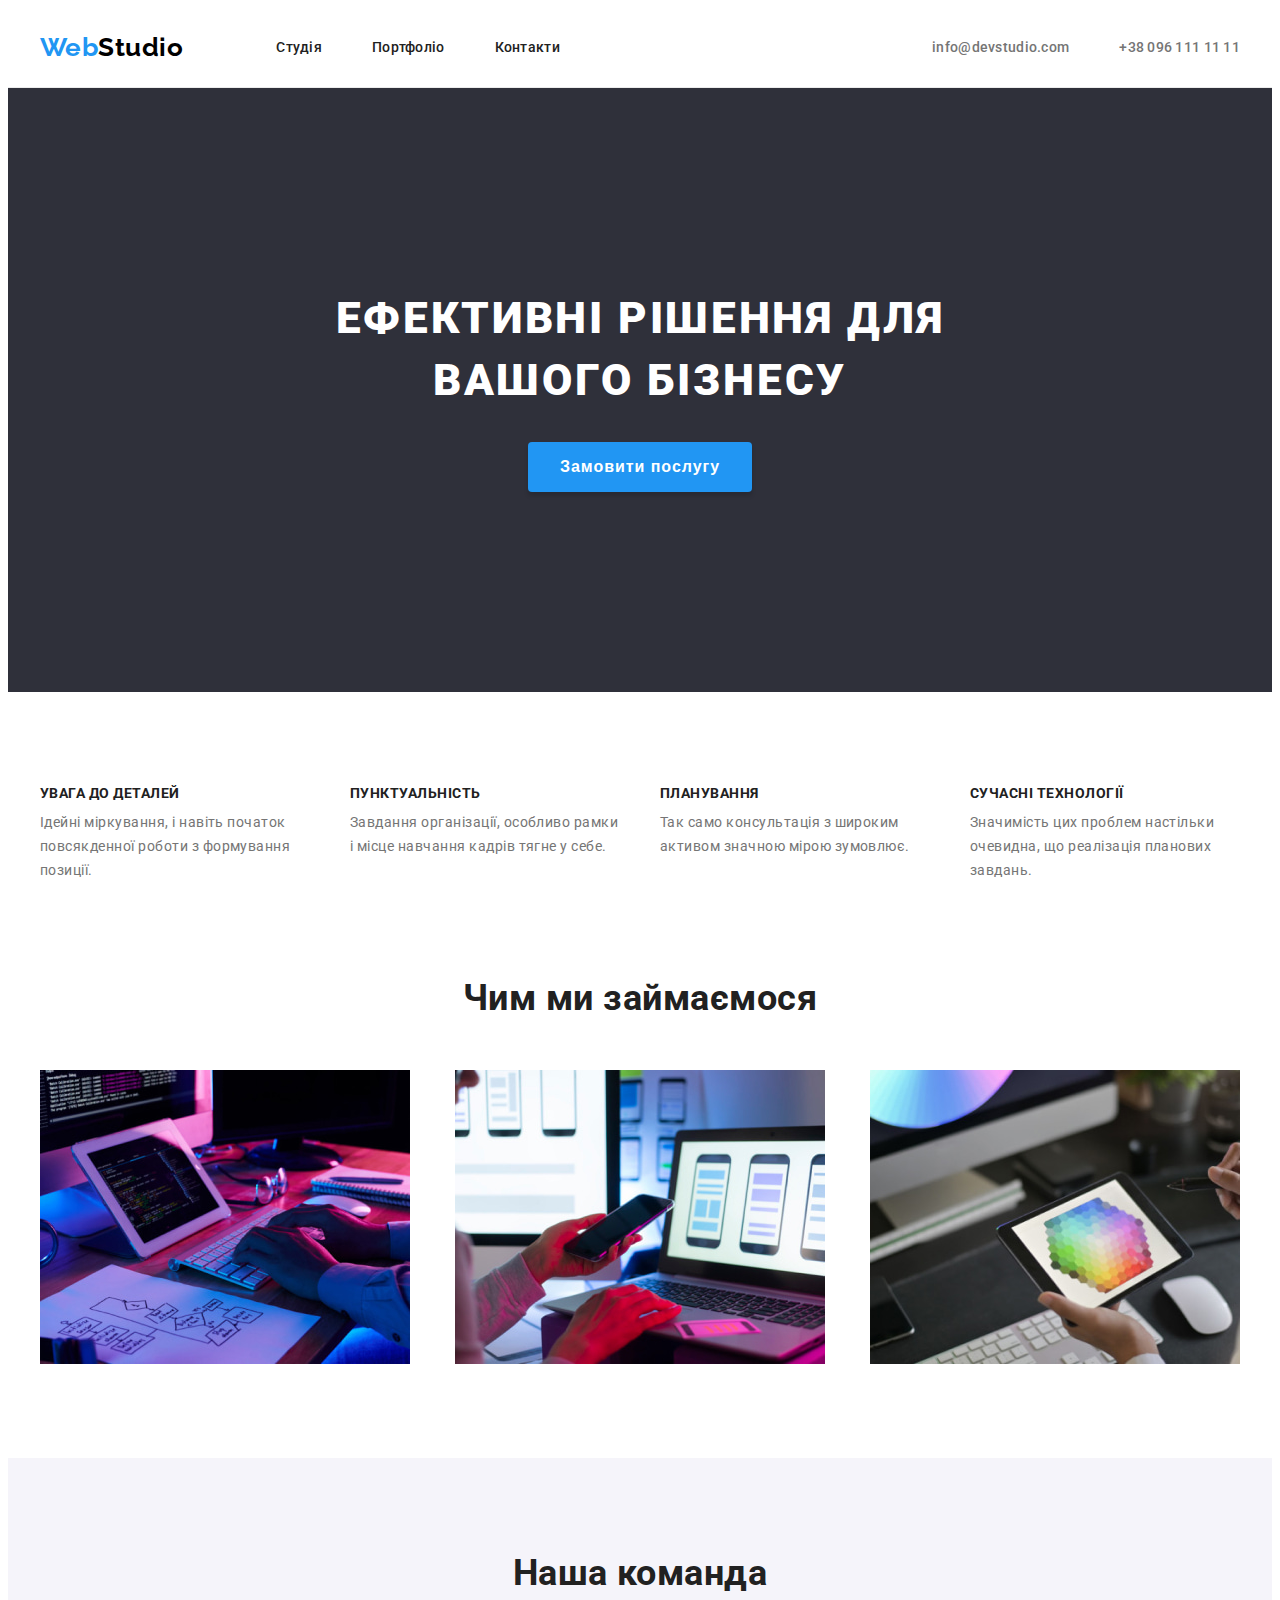
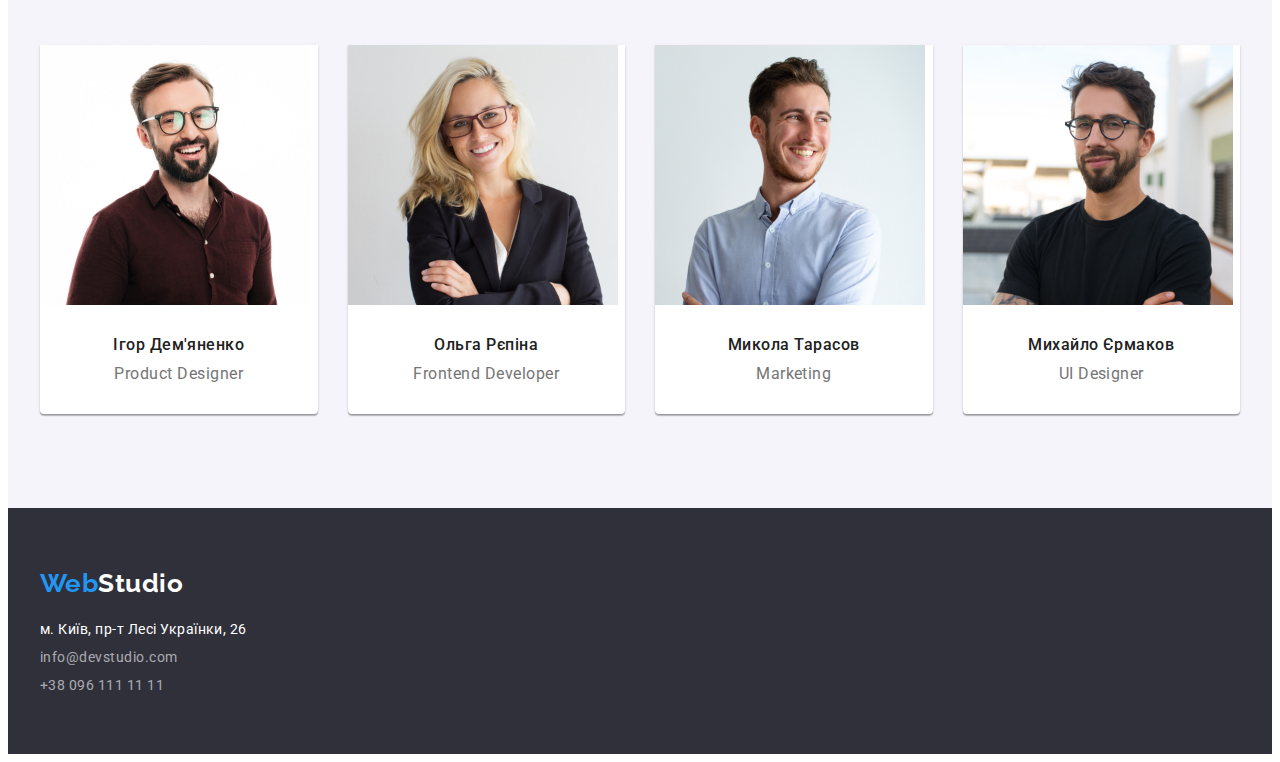
<file: index.html>
<!DOCTYPE html>
<html lang="uk">
  <head>
    <meta charset="UTF-8" />
    <meta http-equiv="X-UA-Compatible" content="IE=edge" />
    <meta name="viewport" content="width=device-width, initial-scale=1.0" />
    <title>Студія</title>

    <!-- Fonts -->
    <link rel="preconnect" href="https://fonts.googleapis.com" />
    <link rel="preconnect" href="https://fonts.gstatic.com" crossorigin />
    <link
      href="https://fonts.googleapis.com/css2?family=Raleway:wght@700&family=Roboto:wght@400;500;700;900&display=swap"
      rel="stylesheet"
    />

    <!-- Normalize -->
    <link
      rel="stylesheet"
      href="https://cdnjs.cloudflare.com/ajax/libs/modern-normalize/1.1.0/modern-normalize.min.css"
      integrity="sha512-wpPYUAdjBVSE4KJnH1VR1HeZfpl1ub8YT/NKx4PuQ5NmX2tKuGu6U/JRp5y+Y8XG2tV+wKQpNHVUX03MfMFn9Q=="
      crossorigin="anonymous"
      referrerpolicy="no-referrer"
    />

    <!-- Styles -->
    <link rel="stylesheet" href="./css/styles.css" />
  </head>

  <body>
    <header class="header">
      <div class="container">
        <nav class="menu">
          <a class="brand-logo link" href="index.html"
            ><span class="logo-accent-color">Web</span>Studio</a
          >

          <ul class="menu-list list">
            <li class="menu-item">
              <a class="menu-link link" href="index.html">Студія</a>
            </li>

            <li class="menu-item">
              <a class="menu-link link" href="portfolio.html">Портфоліо</a>
            </li>

            <li class="menu-item">
              <a class="menu-link link" href="/">Контакти</a>
            </li>
          </ul>
        </nav>

        <ul class="header-contacts list">
          <li class="header-contacts-item">
            <a
              class="header-contacts-link link"
              href="mailto:info@devstudio.com"
              >info@devstudio.com</a
            >
          </li>

          <li class="header-contacts-item">
            <a class="header-contacts-link link" href="tel:+380961111111"
              >+38 096 111 11 11</a
            >
          </li>
        </ul>
      </div>
    </header>

    <main class="main">
      <!-- HERO SECTION -->
      <section class="hero">
        <div class="container">
          <h1 class="hero-title">Ефективні рішення для вашого бізнесу</h1>
          <button class="hero-button button" type="button">
            Замовити послугу
          </button>
        </div>
      </section>

      <!-- "НАШІ ПЕРЕВАГИ" SECTION -->
      <section class="features section">
        <div class="container">
          <h2 class="features-title visually-hidden">Наші переваги</h2>
          <ul class="features-list list">
            <li class="features-item">
              <h3 class="features-item-title">УВАГА ДО ДЕТАЛЕЙ</h3>
              <p class="features-item-text">
                Ідейні міркування, і навіть початок повсякденної роботи з
                формування позиції.
              </p>
            </li>

            <li class="features-item">
              <h3 class="features-item-title">ПУНКТУАЛЬНІСТЬ</h3>
              <p class="features-item-text">
                Завдання організації, особливо рамки і місце навчання кадрів
                тягне у себе.
              </p>
            </li>

            <li class="features-item">
              <h3 class="features-item-title">ПЛАНУВАННЯ</h3>
              <p class="features-item-text">
                Так само консультація з широким активом значною мірою зумовлює.
              </p>
            </li>

            <li class="features-item">
              <h3 class="features-item-title">СУЧАСНІ ТЕХНОЛОГІЇ</h3>
              <p class="features-item-text">
                Значимість цих проблем настільки очевидна, що реалізація
                планових завдань.
              </p>
            </li>
          </ul>
        </div>
      </section>

      <!-- "ЧИМ МИ ЗАЙМАЄМОСЯ" SECTION -->
      <section class="about section">
        <div class="container">
          <h2 class="about-title">Чим ми займаємося</h2>
          <ul class="about-list list">
            <li class="about-item">
              <img
                class="about-item-image img"
                src="./images/close-up-image-programer-working-his-desk-office_1098-18707.jpeg"
                alt="Стіл з двома екранами на яких видно код, клавіатурою та папером з розміткою. Людина користується клавіатурою."
                width="370"
                height="294"
              />
            </li>

            <li class="about-item">
              <img
                class="about-item-image img"
                src="./images/web-ui-designers-are-developing-application-smartphones-team-creators-is-working-interface-mobile-phones_8119-2713.jpeg"
                alt="На столі стоїть лєптоп і окремий монітор на якіх зображені мобільні прототипи. Людина тримає смартфон."
                width="370"
                height="294"
              />
            </li>

            <li class="about-item">
              <img
                class="about-item-image img"
                src="./images/creative-artist-web-design-with-working-colour-selection-graphic-tablet_35674-1119.jpeg"
                alt="Людина на планшеті вибірає колір з палітри кольорів. На задньому плані видно стіл з монітором, клавіатурою, мишкою та смартфоном."
                width="370"
                height="294"
              />
            </li>
          </ul>
        </div>
      </section>

      <!-- "НАША КОМАНДА" SECTION -->
      <section class="team section">
        <div class="container">
          <h2 class="team-title">Наша команда</h2>
          <ul class="team-list list">
            <li class="team-card">
              <img
                class="team-card-image img"
                src="./images/4853.jpeg"
                alt="Ігор Дем'яненко"
                width="270"
                height="260"
              />
              <div class="team-card-description">
                <h3 class="team-card-title">Ігор Дем'яненко</h3>
                <p class="team-card-text">Product Designer</p>
              </div>
            </li>

            <li class="team-card">
              <img
                class="team-card-image img"
                src="./images/5844.jpeg"
                alt="Ольга Рєпіна"
                width="270"
                height="260"
              />
              <div class="team-card-description">
                <h3 class="team-card-title">Ольга Рєпіна</h3>
                <p class="team-card-text">Frontend Developer</p>
              </div>
            </li>

            <li class="team-card">
              <img
                class="team-card-image img"
                src="./images/16166.jpeg"
                alt="Микола Тарасов"
                width="270"
                height="260"
              />
              <div class="team-card-description">
                <h3 class="team-card-title">Микола Тарасов</h3>
                <p class="team-card-text">Marketing</p>
              </div>
            </li>

            <li class="team-card">
              <img
                class="team-card-image img"
                src="images/2968.jpeg"
                alt="Михайло Єрмаков"
                width="270"
                height="260"
              />
              <div class="team-card-description">
                <h3 class="team-card-title">Михайло Єрмаков</h3>
                <p class="team-card-text">UI Designer</p>
              </div>
            </li>
          </ul>
        </div>
      </section>
    </main>

    <footer class="footer">
      <div class="container">
        <a class="brand-logo link" href="index.html"
          ><span class="logo-accent-color">Web</span>Studio</a
        >
        <address class="address">
          <ul class="address-list list">
            <li class="address-item">
              <a
                class="address-link location-link link"
                href="https://goo.gl/maps/HwtQE2mgHwNeuMtz8"
                target="_blank"
                rel="noopener noreferrer nofollow"
                >м. Київ, пр-т Лесі Українки, 26</a
              >
            </li>
            <li class="address-item">
              <a class="address-link link" href="mailto:info@devstudio.com"
                >info@devstudio.com</a
              >
            </li>
            <li class="address-item">
              <a class="address-link link" href="tel:+380961111111"
                >+38 096 111 11 11</a
              >
            </li>
          </ul>
        </address>
      </div>
    </footer>
  </body>
</html>
</file>
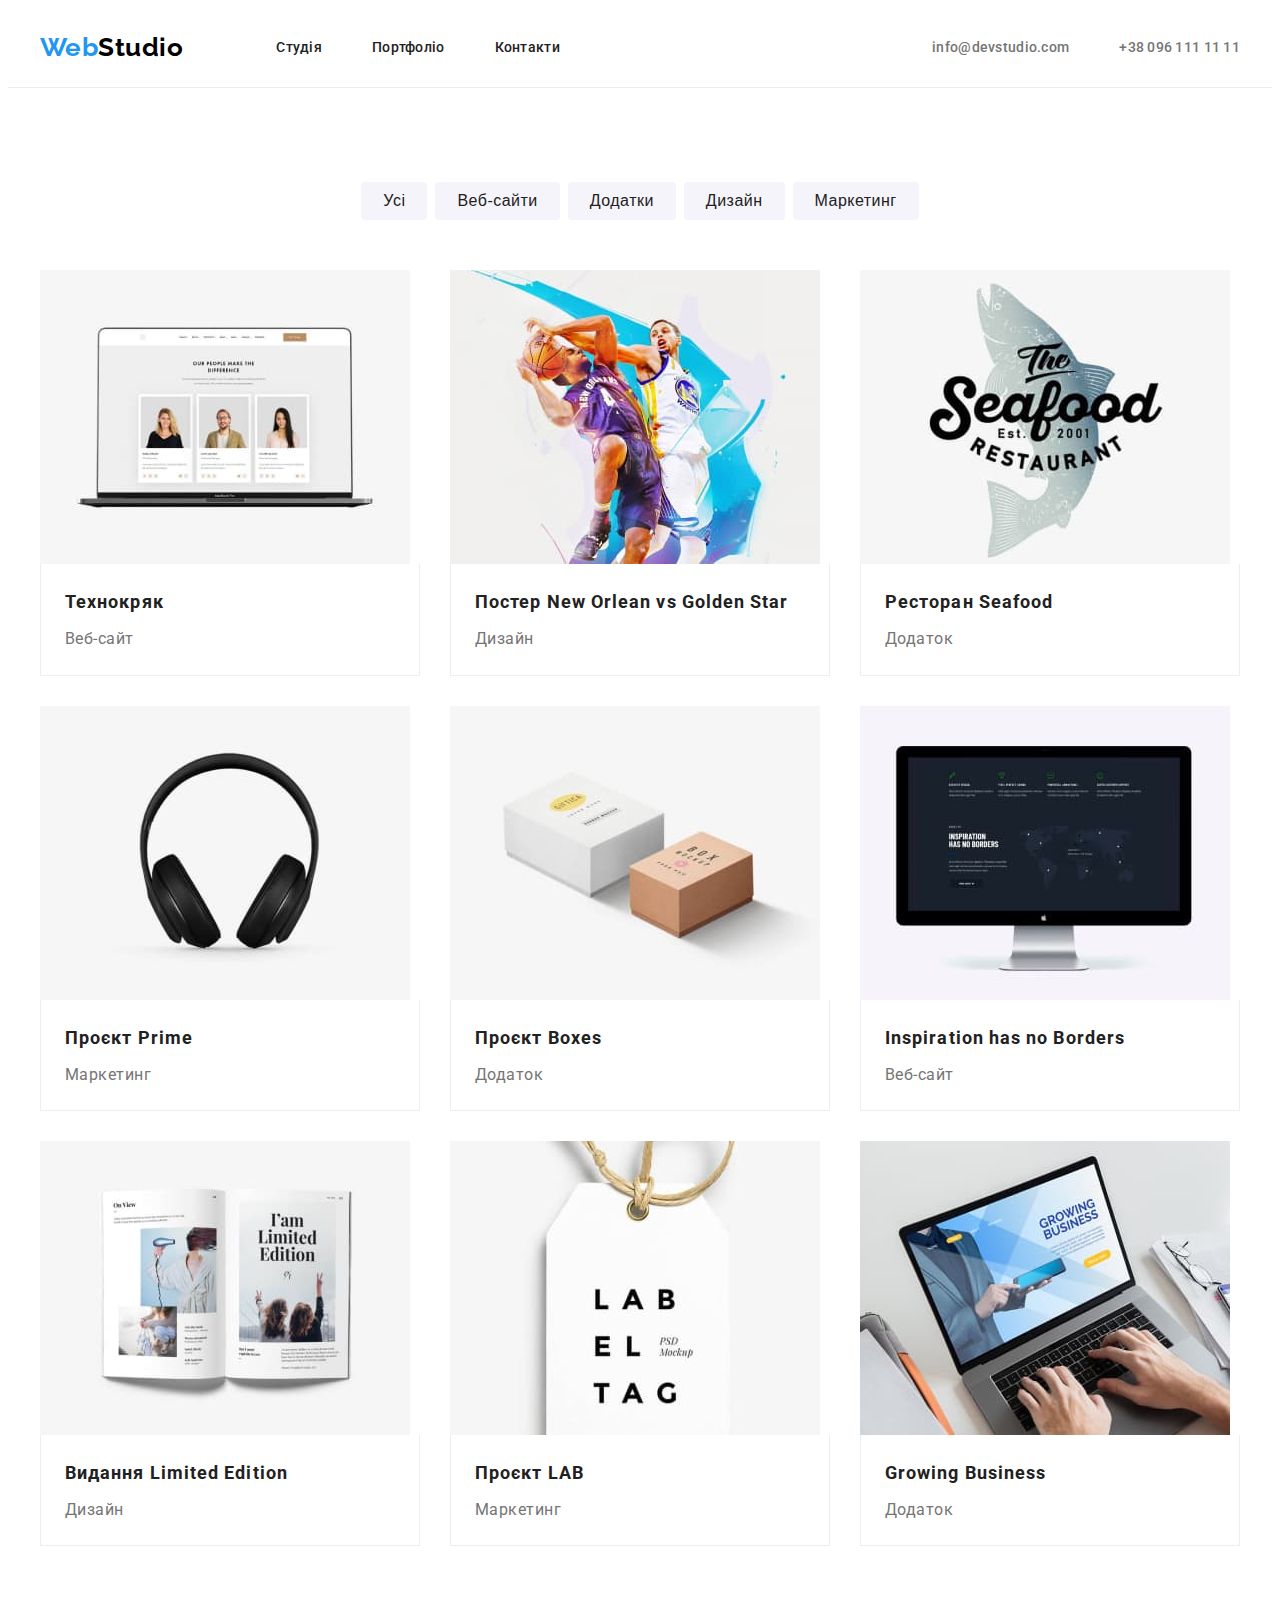
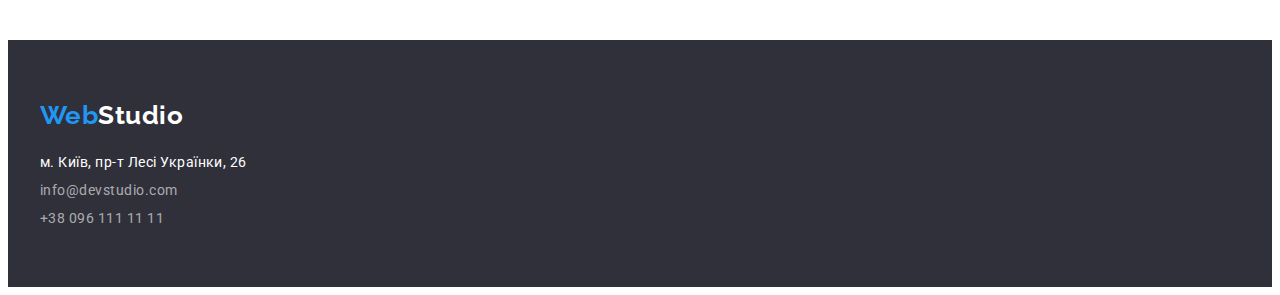
<file: portfolio.html>
<!DOCTYPE html>
<html lang="uk">
  <head>
    <meta charset="UTF-8" />
    <meta http-equiv="X-UA-Compatible" content="IE=edge" />
    <meta name="viewport" content="width=device-width, initial-scale=1.0" />
    <title>Портфоліо</title>

    <!-- Fonts -->
    <link rel="preconnect" href="https://fonts.googleapis.com" />
    <link rel="preconnect" href="https://fonts.gstatic.com" crossorigin />
    <link
      href="https://fonts.googleapis.com/css2?family=Raleway:wght@700&family=Roboto:wght@400;500;700;900&display=swap"
      rel="stylesheet"
    />

    <!-- Normalize -->
    <link
      rel="stylesheet"
      href="https://cdnjs.cloudflare.com/ajax/libs/modern-normalize/1.1.0/modern-normalize.min.css"
      integrity="sha512-wpPYUAdjBVSE4KJnH1VR1HeZfpl1ub8YT/NKx4PuQ5NmX2tKuGu6U/JRp5y+Y8XG2tV+wKQpNHVUX03MfMFn9Q=="
      crossorigin="anonymous"
      referrerpolicy="no-referrer"
    />

    <!-- Styles -->
    <link rel="stylesheet" href="./css/styles.css" />
  </head>

  <body>
    <header class="header">
      <div class="container">
        <nav class="menu">
          <a class="brand-logo link" href="index.html"
            ><span class="logo-accent-color">Web</span>Studio</a
          >

          <ul class="menu-list list">
            <li class="menu-item">
              <a class="menu-link link" href="index.html">Студія</a>
            </li>

            <li class="menu-item">
              <a class="menu-link link" href="portfolio.html">Портфоліо</a>
            </li>

            <li class="menu-item">
              <a class="menu-link link" href="/">Контакти</a>
            </li>
          </ul>
        </nav>

        <ul class="header-contacts list">
          <li class="header-contacts-item">
            <a
              class="header-contacts-link link"
              href="mailto:info@devstudio.com"
              >info@devstudio.com</a
            >
          </li>

          <li class="header-contacts-item">
            <a class="header-contacts-link link" href="tel:+380961111111"
              >+38 096 111 11 11</a
            >
          </li>
        </ul>
      </div>
    </header>

    <main>
      <!-- PORTFOLIO SECTION -->
      <section class="portfolio section">
        <div class="container">
          <h1 class="portfolio-title visually-hidden">Портфоліо</h1>
          <ul class="portfolio-filter-list list">
            <li class="portfolio-filter-item">
              <button class="portfolio-filter-button button" type="button">
                Усі
              </button>
            </li>

            <li class="portfolio-filter-item">
              <button class="portfolio-filter-button button" type="button">
                Веб-сайти
              </button>
            </li>

            <li class="portfolio-filter-item">
              <button class="portfolio-filter-button button" type="button">
                Додатки
              </button>
            </li>

            <li class="portfolio-filter-item">
              <button class="portfolio-filter-button button" type="button">
                Дизайн
              </button>
            </li>

            <li class="portfolio-filter-item">
              <button class="portfolio-filter-button button" type="button">
                Маркетинг
              </button>
            </li>
          </ul>

          <ul class="portfolio-list list">
            <li class="portfolio-item">
              <a class="portfolio-link link" href="/">
                <img
                  class="portfolio-link-image img"
                  src="./images/portfolio1.jpeg"
                  alt="Веб-сайт на мокапі лєптопа"
                  width="370"
                  height="294"
                />
                <div class="portfolio-link-description">
                  <h2 class="portfolio-link-title">Технокряк</h2>
                  <p class="portfolio-link-text">Веб-сайт</p>
                </div>
              </a>
            </li>

            <li class="portfolio-item">
              <a class="portfolio-link link" href="/">
                <img
                  class="portfolio-link-image img"
                  src="./images/portfolio2.jpeg"
                  alt="Ігровий момент гравців команд НБА з графічними елементами"
                  width="370"
                  height="294"
                />
                <div class="portfolio-link-description">
                  <h2 class="portfolio-link-title">
                    Постер New Orlean vs Golden Star
                  </h2>
                  <p class="portfolio-link-text">Дизайн</p>
                </div>
              </a>
            </li>

            <li class="portfolio-item">
              <a class="portfolio-link link" href="/">
                <img
                  class="portfolio-link-image img"
                  src="./images/portfolio3.jpeg"
                  alt="Логотип ресторану з назвою на передньому плані та малюнком риби позаду"
                  width="370"
                  height="294"
                />
                <div class="portfolio-link-description">
                  <h2 class="portfolio-link-title">Ресторан Seafood</h2>
                  <p class="portfolio-link-text">Додаток</p>
                </div>
              </a>
            </li>

            <li class="portfolio-item">
              <a class="portfolio-link link" href="/">
                <img
                  class="portfolio-link-image img"
                  src="./images/portfolio4.jpeg"
                  alt="Чорні бездротові навушники на білому фоні"
                  width="370"
                  height="294"
                />
                <div class="portfolio-link-description">
                  <h2 class="portfolio-link-title">Проєкт Prime</h2>
                  <p class="portfolio-link-text">Маркетинг</p>
                </div>
              </a>
            </li>

            <li class="portfolio-item">
              <a class="portfolio-link link" href="/">
                <img
                  class="portfolio-link-image img"
                  src="./images/portfolio5.jpeg"
                  alt="Графічні коробки різного кольору з місцеп під опис"
                  width="370"
                  height="294"
                />
                <div class="portfolio-link-description">
                  <h2 class="portfolio-link-title">Проєкт Boxes</h2>
                  <p class="portfolio-link-text">Додаток</p>
                </div>
              </a>
            </li>

            <li class="portfolio-item">
              <a class="portfolio-link link" href="/">
                <img
                  class="portfolio-link-image img"
                  src="./images/portfolio6.jpeg"
                  alt="Компьютер айМак з макетом веб-сайта на екрані"
                  width="370"
                  height="294"
                />
                <div class="portfolio-link-description">
                  <h2 class="portfolio-link-title">
                    Inspiration has no Borders
                  </h2>
                  <p class="portfolio-link-text">Веб-сайт</p>
                </div>
              </a>
            </li>

            <li class="portfolio-item">
              <a class="portfolio-link link" href="/">
                <img
                  class="portfolio-link-image img"
                  src="./images/portfolio7.jpeg"
                  alt="Графічний макет розгорнутого журналу"
                  width="370"
                  height="294"
                />
                <div class="portfolio-link-description">
                  <h2 class="portfolio-link-title">Видання Limited Edition</h2>
                  <p class="portfolio-link-text">Дизайн</p>
                </div>
              </a>
            </li>

            <li class="portfolio-item">
              <a class="portfolio-link link" href="/">
                <img
                  class="portfolio-link-image img"
                  src="./images/portfolio8.jpeg"
                  alt="Мокап бірки з місцем під опис"
                  width="370"
                  height="294"
                />
                <div class="portfolio-link-description">
                  <h2 class="portfolio-link-title">Проєкт LAB</h2>
                  <p class="portfolio-link-text">Маркетинг</p>
                </div>
              </a>
            </li>

            <li class="portfolio-item">
              <a class="portfolio-link link" href="/">
                <img
                  class="portfolio-link-image img"
                  src="./images/portfolio9.jpeg"
                  alt="Людина користуется лептопом поруч з купою паперу. На екрані представлений макет веб-сайту"
                  width="370"
                  height="294"
                />
                <div class="portfolio-link-description">
                  <h2 class="portfolio-link-title">Growing Business</h2>
                  <p class="portfolio-link-text">Додаток</p>
                </div>
              </a>
            </li>
          </ul>
        </div>
      </section>
    </main>

    <footer class="footer">
      <div class="container">
        <a class="brand-logo link" href="index.html"
          ><span class="logo-accent-color">Web</span>Studio</a
        >
        <address class="address">
          <ul class="address-list list">
            <li class="address-item">
              <a
                class="address-link location-link link"
                href="https://goo.gl/maps/HwtQE2mgHwNeuMtz8"
                target="_blank"
                rel="noopener noreferrer nofollow"
                >м. Київ, пр-т Лесі Українки, 26</a
              >
            </li>
            <li class="address-item">
              <a class="address-link link" href="mailto:info@devstudio.com"
                >info@devstudio.com</a
              >
            </li>
            <li class="address-item">
              <a class="address-link link" href="tel:+380961111111"
                >+38 096 111 11 11</a
              >
            </li>
          </ul>
        </address>
      </div>
    </footer>
  </body>
</html>
</file>
<file: css/styles.css>
:root {
  --accent-color: #2196f3;
  --text-color: #212121;
  --secondary-text-color: #757575;
  --white-color: #fff;
  --bg-color: #fff;
  --dark-bg-color: #2f303a;
  --secondary-bg-color: #f5f4fa;
}

/* Utilities */

.list {
  padding: 0;
  margin: 0;
  list-style: none;
}

.link {
  text-decoration: none;
}

.button:hover {
  cursor: pointer;
}

.img {
  display: block;
  max-width: 100%;
  height: auto;
}

.section {
  padding-top: 94px;
  padding-bottom: 94px;
}

.container {
  width: 1200px;
  padding-left: 15px;
  padding-right: 15px;
  margin-left: auto;
  margin-right: auto;
}

.visually-hidden {
  position: absolute;
  width: 1px;
  height: 1px;
  margin: -1px;
  border: 0;
  padding: 0;
  white-space: nowrap;
  clip-path: inset(100%);
  clip: rect(0 0 0 0);
  overflow: hidden;
}

body {
  font-family: "Roboto", sans-serif;

  letter-spacing: 0.03em;

  color: var(--text-color);
}

/* ================= HEADER ================= */

.header {
  background-color: var(--bg-color);
  border-bottom: 1px solid #ececec;
}

/* Logo */

.brand-logo {
  color: #000;

  font-family: "Raleway", sans-serif;
  font-weight: 700;
  font-size: 26px;
  line-height: 1.2;
}

.logo-accent-color {
  color: var(--accent-color);
}

/* Navigation Menu */

.header .container {
  display: flex;
  align-items: center;
}

.menu {
  display: flex;
  align-items: center;
}

.menu .brand-logo {
  margin-right: 93px;
}

.menu-list {
  display: flex;
}

.menu-item:not(:last-child) {
  margin-right: 50px;
}

.menu-link {
  display: block;
  padding-top: 32px;
  padding-bottom: 32px;

  color: var(--text-color);

  font-weight: 500;
  font-size: 14px;
  line-height: 1.1;
  letter-spacing: 0.02em;
}

.menu-link:visited {
  color: var(--text-color);
}

.menu-link:hover,
.menu-link:focus {
  color: var(--accent-color);
}

/* Contacts links */

.header-contacts {
  display: flex;
  margin-left: auto;
}

.header-contacts-item:not(:last-child) {
  margin-right: 50px;
}

.header-contacts-link {
  display: block;
  padding-top: 32px;
  padding-bottom: 32px;

  font-weight: 500;
  font-size: 14px;
  line-height: 1.1;
  letter-spacing: 0.02em;
}
.header-contacts-link:link,
.header-contacts-link:visited {
  color: var(--secondary-text-color);
}
.header-contacts-link:hover,
.header-contacts-link:focus {
  color: var(--accent-color);
}

/* ================= FOOTER ================= */

.footer {
  padding-top: 60px;
  padding-bottom: 60px;

  background-color: var(--dark-bg-color);
  color: var(--white-color);
}

/* Logo */
.footer .brand-logo {
  color: inherit;
}

/* Address */

.address {
  margin-top: 20px;

  font-style: normal;
}

.address-item:not(:last-child) {
  margin-bottom: 9px;
}

.address-link {
  color: rgba(255, 255, 255, 0.6);

  font-size: 14px;
  line-height: 1.2;
}

.location-link {
  color: var(--white-color);
}

/* ================= INDEX PAGE ================= */

/* --- HERO SECTION --- */

.hero {
  padding-top: 200px;
  padding-bottom: 200px;

  background-color: var(--dark-bg-color);

  text-align: center;
}

/* heading */

.hero-title {
  margin-top: 0;
  margin-right: auto;
  margin-bottom: 30px;
  margin-left: auto;
  max-width: 696px;

  color: var(--white-color);

  font-weight: 900;
  font-size: 44px;
  line-height: 1.4;
  letter-spacing: 0.06em;
  text-transform: uppercase;
}

/* button */

.hero-button {
  padding: 10px 32px;
  min-width: 216px;

  border: 0;
  border-radius: 4px;
  box-shadow: 0px 4px 4px rgba(0, 0, 0, 0.15);
  background-color: var(--accent-color);
  color: var(--white-color);

  font-weight: 700;
  font-size: 16px;
  line-height: 1.9;
  letter-spacing: 0.06em;
}

/* --- "НАШІ ПЕРЕВАГИ" SECTION --- */

.features {
  background-color: var(--bg-color);
}

/* content */

.features-list {
  display: flex;
  justify-content: space-between;
}

.features-item {
  max-width: 270px;
}

.features-item-title {
  margin-top: 0;
  margin-bottom: 10px;

  font-weight: 700;
  font-size: 14px;
  line-height: 1.1;
  text-transform: uppercase;
}

.features-item-text {
  margin-top: 0;
  margin-bottom: 0;

  color: var(--secondary-text-color);

  font-size: 14px;
  line-height: 1.7;
}

/* --- "ЧИМ МИ ЗАЙМАЄМОСЯ" SECTION --- */

.about {
  padding-top: 0;

  background-color: var(--bg-color);
}

/* heading */

.about-title {
  margin-top: 0;
  margin-bottom: 50px;

  font-weight: 700;
  font-size: 36px;
  line-height: 1.2;
  text-align: center;
}

/* content */

.about-list {
  display: flex;
  justify-content: space-between;
}

/* --- "НАША КОМАНДА" SECTION --- */

.team {
  background-color: var(--secondary-bg-color);

  text-align: center;
}

/* heading */

.team-title {
  margin-top: 0;
  margin-bottom: 50px;

  font-weight: 700;
  font-size: 36px;
  line-height: 1.2;
}

/* content */

.team-list {
  display: flex;
  flex-wrap: wrap;
}

.team-card {
  width: calc((100% - 90px) / 4);

  background-color: var(--bg-color);

  box-shadow: 0px 1px 3px rgba(0, 0, 0, 0.12), 0px 1px 1px rgba(0, 0, 0, 0.14),
    0px 2px 1px rgba(0, 0, 0, 0.2);
  border-radius: 0px 0px 4px 4px;
}

.team-card:not(:nth-child(4n)) {
  margin-right: 30px;
}

.team-card:not(:nth-last-child(-n + 4)) {
  margin-bottom: 30px;
}

.team-card-description {
  padding-top: 30px;
  padding-bottom: 30px;
}

.team-card-title {
  margin-top: 0;
  margin-bottom: 10px;

  font-weight: 500;
  font-size: 16px;
  line-height: 1.2;
}

.team-card-text {
  margin-top: 0;
  margin-bottom: 0;

  color: var(--secondary-text-color);

  font-size: 16px;
  line-height: 1.2;
}

/* ================= PORTFOLIO PAGE ================= */

/* --- PORTFOLIO SECTION --- */

.portfolio {
  background-color: var(--bg-color);
}

/* filter navigation */

.portfolio-filter-list {
  display: flex;
  justify-content: center;
  margin-bottom: 50px;
}

.portfolio-filter-item:not(:last-child) {
  margin-right: 8px;
}

.portfolio-filter-button {
  padding-top: 6px;
  padding-right: 22px;
  padding-bottom: 6px;
  padding-left: 22px;

  border-radius: 4px;
  border: 0;
  background-color: var(--secondary-bg-color);
  color: var(--text-color);

  font-weight: 500;
  font-size: 16px;
  line-height: 1.62;
  letter-spacing: 0.03em;
}

.portfolio-filter-button:hover,
.portfolio-filter-button:focus {
  background-color: var(--accent-color);
  color: var(--white-color);
}

/* content */

.portfolio-list {
  display: flex;
  flex-wrap: wrap;
}

.portfolio-item {
  width: calc((100% - 60px) / 3);

  background-color: var(--bg-color);
}

.portfolio-item:not(:nth-child(3n)) {
  margin-right: 30px;
}

.portfolio-item:not(:nth-last-child(-n + 3)) {
  margin-bottom: 30px;
}

.portfolio-link-description {
  padding: 20px 24px;

  border: 1px solid #eeeeee;
  border-top: none;
}

.portfolio-link-title {
  margin-top: 0;
  margin-bottom: 4px;

  color: var(--text-color);

  font-weight: 700;
  font-size: 18px;
  line-height: 2;
  letter-spacing: 0.06em;
}

.portfolio-link-text {
  margin-top: 0;
  margin-bottom: 0;

  color: var(--secondary-text-color);

  font-size: 16px;
  line-height: 1.9;
}
</file>
